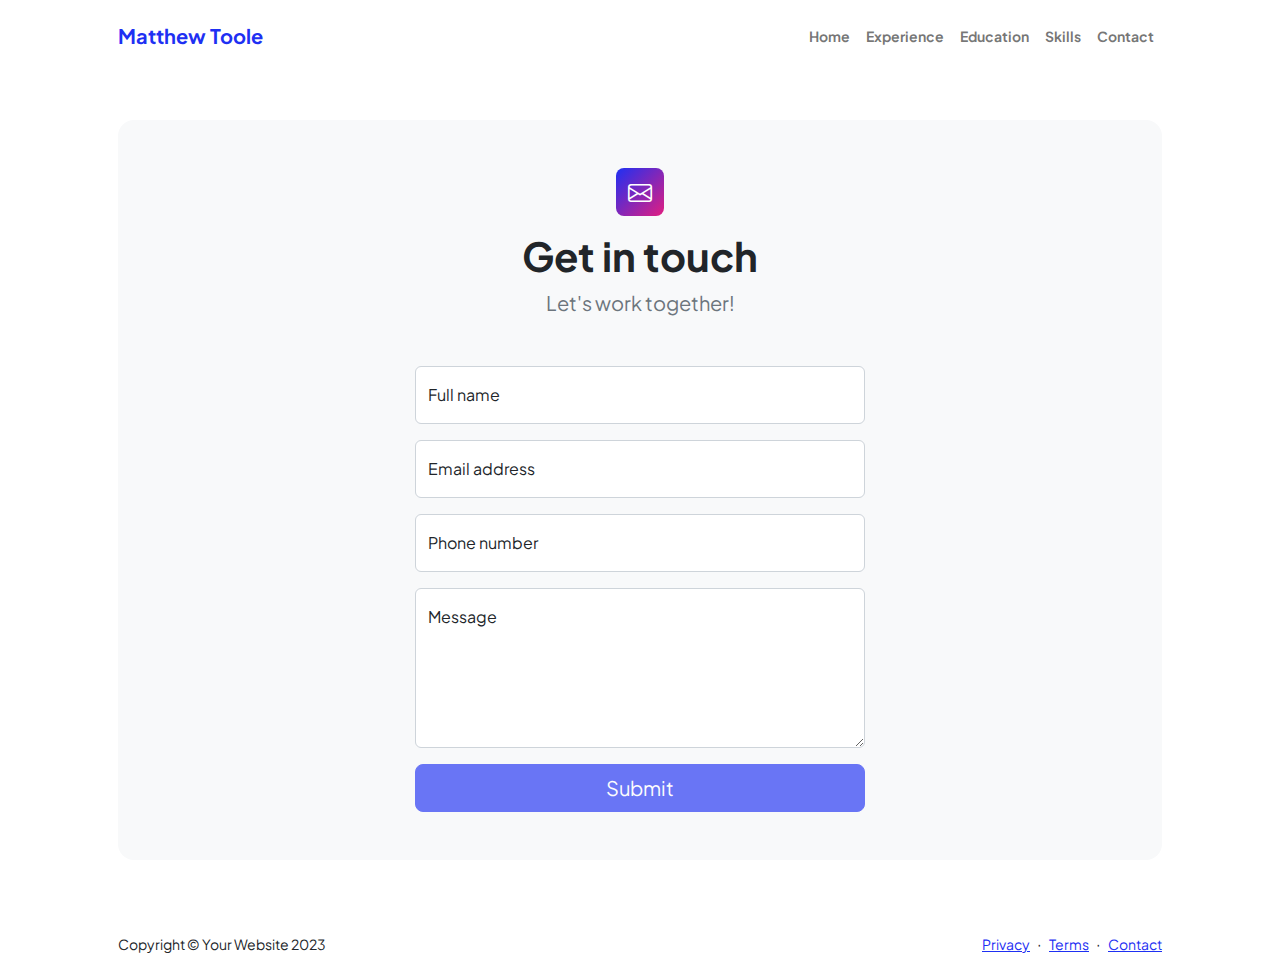
<file: contact.html>
<!DOCTYPE html>
<html lang="en">
    <head>
        <meta charset="utf-8" />
        <meta name="viewport" content="width=device-width, initial-scale=1, shrink-to-fit=no" />
        <meta name="description" content />
        <meta name="author" content />
        <title>Modern Business - Start Bootstrap Template</title>
        <!-- Favicon-->
        <link rel="icon" type="image/x-icon" href="assets/favicon.ico" />
        <!-- Custom Google font-->
        <link rel="preconnect" href="https://fonts.googleapis.com" />
        <link rel="preconnect" href="https://fonts.gstatic.com" crossorigin />
        <link href="https://fonts.googleapis.com/css2?family=Plus+Jakarta+Sans:wght@100;200;300;400;500;600;700;800;900&amp;display=swap" rel="stylesheet" />
        <!-- Bootstrap icons-->
        <link href="https://cdn.jsdelivr.net/npm/bootstrap-icons@1.8.1/font/bootstrap-icons.css" rel="stylesheet" />
        <!-- Core theme CSS (includes Bootstrap)-->
        <link href="css/styles.css" rel="stylesheet" />
    </head>
    <body class="d-flex flex-column">
        <main class="flex-shrink-0">
            <!-- Navigation-->
            <nav class="navbar navbar-expand-lg navbar-light bg-white py-3">
                <div class="container px-5">
                    <a class="navbar-brand" href="index.html"><span class="fw-bolder text-primary">Matthew Toole</span></a>
                    <button class="navbar-toggler" type="button" data-bs-toggle="collapse" data-bs-target="#navbarSupportedContent" aria-controls="navbarSupportedContent" aria-expanded="false" aria-label="Toggle navigation"><span class="navbar-toggler-icon"></span></button>
                    <div class="collapse navbar-collapse" id="navbarSupportedContent">
                        <ul class="navbar-nav ms-auto mb-2 mb-lg-0 small fw-bolder">
                            <li class="nav-item"><a class="nav-link" href="index.html">Home</a></li>
                            <li class="nav-item"><a class="nav-link" href="experience.html">Experience</a></li>
                            <li class="nav-item"><a class="nav-link" href="education.html">Education</a></li>
                            <li class="nav-item"><a class="nav-link" href="skills.html">Skills</a></li>
                            <li class="nav-item"><a class="nav-link" href="contact.html">Contact</a></li>                        </ul>
                        </ul>
                    </div>
                </div>
            </nav>
            <!-- Page Content-->
            <section class="py-5">
                <div class="container px-5">
                    <!-- Contact form-->
                    <div class="bg-light rounded-4 py-5 px-4 px-md-5">
                        <div class="text-center mb-5">
                            <div class="feature bg-primary bg-gradient-primary-to-secondary text-white rounded-3 mb-3"><i class="bi bi-envelope"></i></div>
                            <h1 class="fw-bolder">Get in touch</h1>
                            <p class="lead fw-normal text-muted mb-0">Let's work together!</p>
                        </div>
                        <div class="row gx-5 justify-content-center">
                            <div class="col-lg-8 col-xl-6">
                                <!-- * * * * * * * * * * * * * * *-->
                                <!-- * * SB Forms Contact Form * *-->
                                <!-- * * * * * * * * * * * * * * *-->
                                <!-- This form is pre-integrated with SB Forms.-->
                                <!-- To make this form functional, sign up at-->
                                <!-- https://startbootstrap.com/solution/contact-forms-->
                                <!-- to get an API token!-->
                                <form id="contactForm" data-sb-form-api-token="API_TOKEN">
                                    <!-- Name input-->
                                    <div class="form-floating mb-3">
                                        <input class="form-control" id="name" type="text" placeholder="Enter your name..." data-sb-validations="required" />
                                        <label for="name">Full name</label>
                                        <div class="invalid-feedback" data-sb-feedback="name:required">A name is required.</div>
                                    </div>
                                    <!-- Email address input-->
                                    <div class="form-floating mb-3">
                                        <input class="form-control" id="email" type="email" placeholder="name@example.com" data-sb-validations="required,email" />
                                        <label for="email">Email address</label>
                                        <div class="invalid-feedback" data-sb-feedback="email:required">An email is required.</div>
                                        <div class="invalid-feedback" data-sb-feedback="email:email">Email is not valid.</div>
                                    </div>
                                    <!-- Phone number input-->
                                    <div class="form-floating mb-3">
                                        <input class="form-control" id="phone" type="tel" placeholder="(123) 456-7890" data-sb-validations="required" />
                                        <label for="phone">Phone number</label>
                                        <div class="invalid-feedback" data-sb-feedback="phone:required">A phone number is required.</div>
                                    </div>
                                    <!-- Message input-->
                                    <div class="form-floating mb-3">
                                        <textarea class="form-control" id="message" type="text" placeholder="Enter your message here..." style="height: 10rem" data-sb-validations="required"></textarea>
                                        <label for="message">Message</label>
                                        <div class="invalid-feedback" data-sb-feedback="message:required">A message is required.</div>
                                    </div>
                                    <!-- Submit success message-->
                                    <!---->
                                    <!-- This is what your users will see when the form-->
                                    <!-- has successfully submitted-->
                                    <div class="d-none" id="submitSuccessMessage">
                                        <div class="text-center mb-3">
                                            <div class="fw-bolder">Form submission successful!</div>
                                            To activate this form, sign up at
                                            <br />
                                            <a href="https://startbootstrap.com/solution/contact-forms">https://startbootstrap.com/solution/contact-forms</a>
                                        </div>
                                    </div>
                                    <!-- Submit error message-->
                                    <!---->
                                    <!-- This is what your users will see when there is-->
                                    <!-- an error submitting the form-->
                                    <div class="d-none" id="submitErrorMessage"><div class="text-center text-danger mb-3">Error sending message!</div></div>
                                    <!-- Submit Button-->
                                    <div class="d-grid"><button class="btn btn-primary btn-lg disabled" id="submitButton" type="submit">Submit</button></div>
                                </form>
                            </div>
                        </div>
                    </div>
                </div>
            </section>
        </main>
        <!-- Footer-->
        <footer class="bg-white py-4 mt-auto">
            <div class="container px-5">
                <div class="row align-items-center justify-content-between flex-column flex-sm-row">
                    <div class="col-auto"><div class="small m-0">Copyright &copy; Your Website 2023</div></div>
                    <div class="col-auto">
                        <a class="small" href="#!">Privacy</a>
                        <span class="mx-1">&middot;</span>
                        <a class="small" href="#!">Terms</a>
                        <span class="mx-1">&middot;</span>
                        <a class="small" href="#!">Contact</a>
                    </div>
                </div>
            </div>
        </footer>
        <!-- Bootstrap core JS-->
        <script src="https://cdn.jsdelivr.net/npm/bootstrap@5.2.3/dist/js/bootstrap.bundle.min.js"></script>
        <!-- Core theme JS-->
        <script src="js/scripts.js"></script>
        <!-- * * * * * * * * * * * * * * * * * * * * * * * * * * * * * * * * * * * * * * * *-->
        <!-- * *                               SB Forms JS                               * *-->
        <!-- * * Activate your form at https://startbootstrap.com/solution/contact-forms * *-->
        <!-- * * * * * * * * * * * * * * * * * * * * * * * * * * * * * * * * * * * * * * * *-->
        <script src="https://cdn.startbootstrap.com/sb-forms-latest.js"></script>
    </body>
</html>
</file>
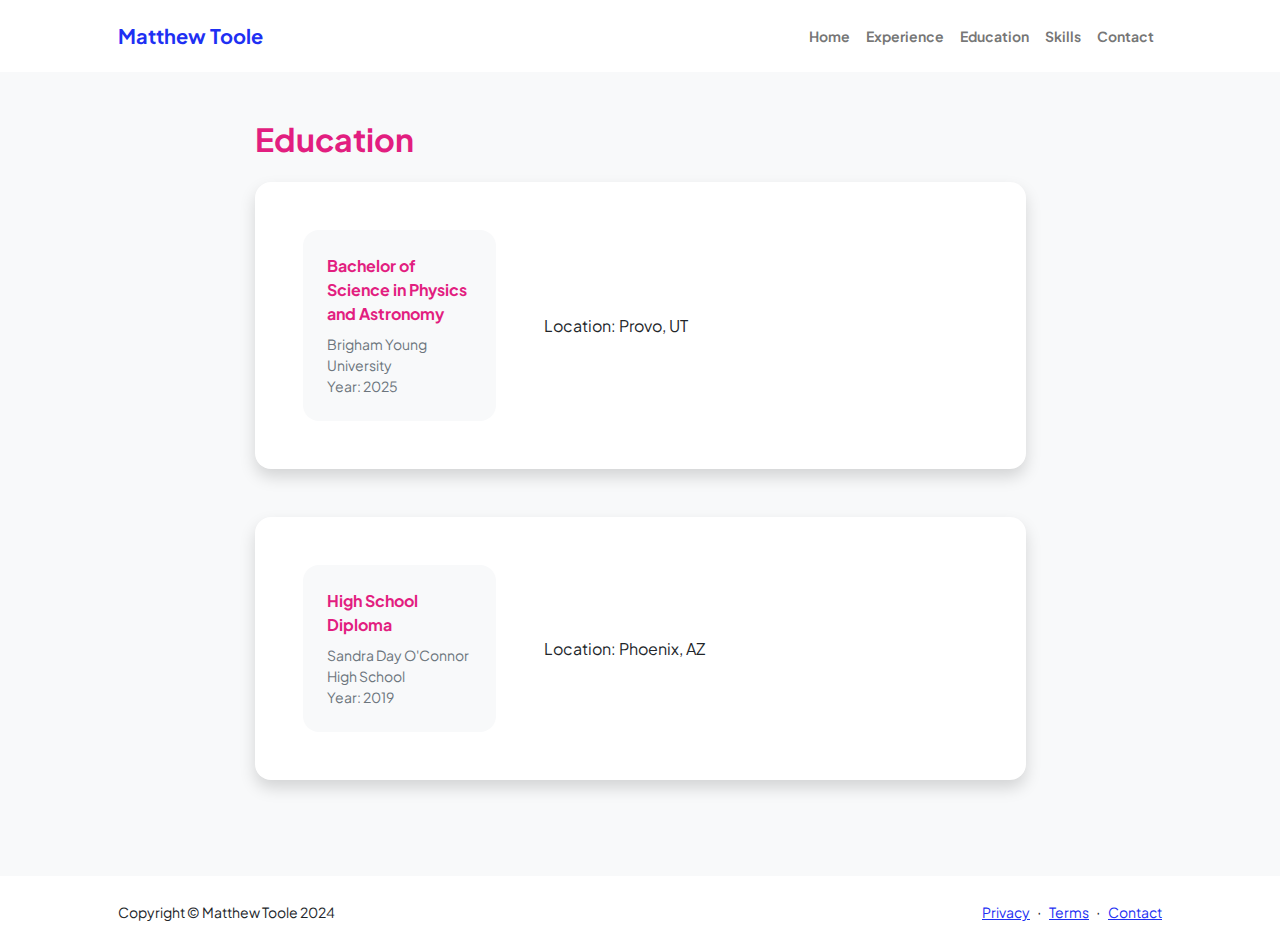
<file: education.html>
<!DOCTYPE html>
<html lang="en">
    <head>
        <meta charset="utf-8" />
        <meta name="viewport" content="width=device-width, initial-scale=1, shrink-to-fit=no" />
        <meta name="description" content="" />
        <meta name="author" content="" />
        <title>My Resume</title>
        <!-- Favicon-->
        <link rel="icon" type="image/x-icon" href="assets/favicon.ico" />
        <!-- Custom Google font-->
        <link rel="preconnect" href="https://fonts.googleapis.com" />
        <link rel="preconnect" href="https://fonts.gstatic.com" crossorigin />
        <link href="https://fonts.googleapis.com/css2?family=Plus+Jakarta+Sans:wght@100;200;300;400;500;600;700;800;900&amp;display=swap" rel="stylesheet" />
        <!-- Bootstrap icons-->
        <link href="https://cdn.jsdelivr.net/npm/bootstrap-icons@1.8.1/font/bootstrap-icons.css" rel="stylesheet" />
        <!-- Core theme CSS (includes Bootstrap)-->
        <link href="css/styles.css" rel="stylesheet" />
    </head>
    <body class="d-flex flex-column h-100 bg-light">
        <main class="flex-shrink-0">
            <!-- Navigation-->
            <nav class="navbar navbar-expand-lg navbar-light bg-white py-3">
                <div class="container px-5">
                    <a class="navbar-brand" href="index.html"><span class="fw-bolder text-primary">Matthew Toole</span></a>
                    <button class="navbar-toggler" type="button" data-bs-toggle="collapse" data-bs-target="#navbarSupportedContent" aria-controls="navbarSupportedContent" aria-expanded="false" aria-label="Toggle navigation"><span class="navbar-toggler-icon"></span></button>
                    <div class="collapse navbar-collapse" id="navbarSupportedContent">
                        <ul class="navbar-nav ms-auto mb-2 mb-lg-0 small fw-bolder">
                            <li class="nav-item"><a class="nav-link" href="index.html">Home</a></li>
                            <li class="nav-item"><a class="nav-link" href="experience.html">Experience</a></li>
                            <li class="nav-item"><a class="nav-link" href="education.html">Education</a></li>
                            <li class="nav-item"><a class="nav-link" href="skills.html">Skills</a></li>
                            <li class="nav-item"><a class="nav-link" href="contact.html">Contact</a></li>                        </ul>
                        </ul>
                    </div>
                </div>
            </nav>
            <!-- Page Content-->
            <div class="container px-5 my-5">
                <div class="row gx-5 justify-content-center">
                    <div class="col-lg-11 col-xl-9 col-xxl-8">
                        <!-- Education Section-->
                        <section>
                            <h2 class="text-secondary fw-bolder mb-4">Education</h2>
                            <!-- Education Card 1-->
                            <div class="card shadow border-0 rounded-4 mb-5">
                                <div class="card-body p-5">
                                    <div class="row align-items-center gx-5">
                                        <div class="col text-center text-lg-start mb-4 mb-lg-0">
                                            <div class="bg-light p-4 rounded-4">
                                                <div class="text-secondary fw-bolder mb-2">Bachelor of Science in Physics and Astronomy</div>
                                                <div class="small text-muted">Brigham Young University</div>
                                                <div class="small text-muted">Year: 2025</div>
                                            </div>
                                        </div>
                                        <div class="col-lg-8"><div>Location: Provo, UT</div></div>
                                    </div>
                                </div>
                            </div>
                            <!-- Education Card 2-->
                            <div class="card shadow border-0 rounded-4 mb-5">
                                <div class="card-body p-5">
                                    <div class="row align-items-center gx-5">
                                        <div class="col text-center text-lg-start mb-4 mb-lg-0">
                                            <div class="bg-light p-4 rounded-4">
                                                <div class="text-secondary fw-bolder mb-2">High School Diploma</div>
                                                <div class="small text-muted">Sandra Day O'Connor High School</div>
                                                <div class="small text-muted">Year: 2019</div>
                                            </div>
                                        </div>
                                        <div class="col-lg-8"><div>Location: Phoenix, AZ</div></div>
                                    </div>
                                </div>
                            </div>
                        </section>
                    </div>
                </div>
            </div>
        </main>
        <!-- Footer-->
        <footer class="bg-white py-4 mt-auto">
            <div class="container px-5">
                <div class="row align-items-center justify-content-between flex-column flex-sm-row">
                    <div class="col-auto"><div class="small m-0">Copyright &copy; Matthew Toole 2024</div></div>
                    <div class="col-auto">
                        <a class="small" href="#!">Privacy</a>
                        <span class="mx-1">&middot;</span>
                        <a class="small" href="#!">Terms</a>
                        <span class="mx-1">&middot;</span>
                        <a class="small" href="#!">Contact</a>
                    </div>
                </div>
            </div>
        </footer>
        <!-- Bootstrap core JS-->
        <script src="https://cdn.jsdelivr.net/npm/bootstrap@5.2.3/dist/js/bootstrap.bundle.min.js"></script>
        <!-- Core theme JS-->
        <script src="js/scripts.js"></script>
    </body>
</html>
</file>
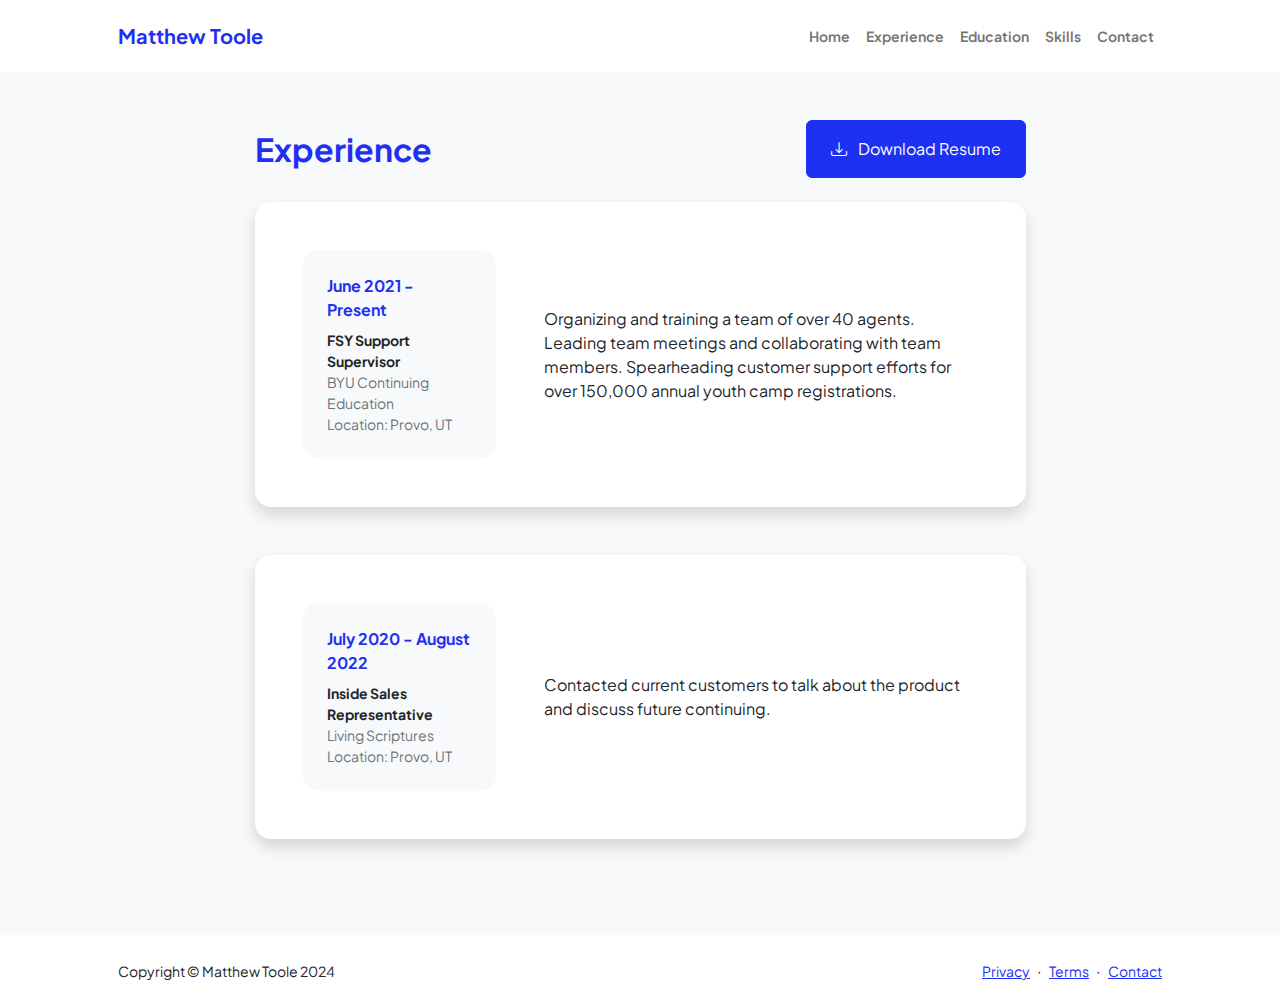
<file: experience.html>
<!DOCTYPE html>
<html lang="en">
    <head>
        <meta charset="utf-8" />
        <meta name="viewport" content="width=device-width, initial-scale=1, shrink-to-fit=no" />
        <meta name="description" content="" />
        <meta name="author" content="" />
        <title>My Resume</title>
        <!-- Favicon-->
        <link rel="icon" type="image/x-icon" href="assets/favicon.ico" />
        <!-- Custom Google font-->
        <link rel="preconnect" href="https://fonts.googleapis.com" />
        <link rel="preconnect" href="https://fonts.gstatic.com" crossorigin />
        <link href="https://fonts.googleapis.com/css2?family=Plus+Jakarta+Sans:wght@100;200;300;400;500;600;700;800;900&amp;display=swap" rel="stylesheet" />
        <!-- Bootstrap icons-->
        <link href="https://cdn.jsdelivr.net/npm/bootstrap-icons@1.8.1/font/bootstrap-icons.css" rel="stylesheet" />
        <!-- Core theme CSS (includes Bootstrap)-->
        <link href="css/styles.css" rel="stylesheet" />
    </head>
    <body class="d-flex flex-column h-100 bg-light">
        <main class="flex-shrink-0">
            <!-- Navigation-->
            <nav class="navbar navbar-expand-lg navbar-light bg-white py-3">
                <div class="container px-5">
                    <a class="navbar-brand" href="index.html"><span class="fw-bolder text-primary">Matthew Toole</span></a>
                    <button class="navbar-toggler" type="button" data-bs-toggle="collapse" data-bs-target="#navbarSupportedContent" aria-controls="navbarSupportedContent" aria-expanded="false" aria-label="Toggle navigation"><span class="navbar-toggler-icon"></span></button>
                    <div class="collapse navbar-collapse" id="navbarSupportedContent">
                        <ul class="navbar-nav ms-auto mb-2 mb-lg-0 small fw-bolder">
                            <li class="nav-item"><a class="nav-link" href="index.html">Home</a></li>
                            <li class="nav-item"><a class="nav-link" href="experience.html">Experience</a></li>
                            <li class="nav-item"><a class="nav-link" href="education.html">Education</a></li>
                            <li class="nav-item"><a class="nav-link" href="skills.html">Skills</a></li>
                            <li class="nav-item"><a class="nav-link" href="contact.html">Contact</a></li>                        </ul>
                        </ul>
                    </div>
                </div>
            </nav>
            <!-- Page Content-->
            <div class="container px-5 my-5">
                <div class="row gx-5 justify-content-center">
                    <div class="col-lg-11 col-xl-9 col-xxl-8">
                        <!-- Experience Section-->
                        <section>
                            <div class="d-flex align-items-center justify-content-between mb-4">
                                <h2 class="text-primary fw-bolder mb-0">Experience</h2>
                                <!-- Download resume button-->
                                <!-- Note: Set the link href target to a PDF file within your project-->
                                <a class="btn btn-primary px-4 py-3" href="#!">
                                    <div class="d-inline-block bi bi-download me-2"></div>
                                    Download Resume
                                </a>
                            </div>
                            <!-- Experience Card 1-->
                            <div class="card shadow border-0 rounded-4 mb-5">
                                <div class="card-body p-5">
                                    <div class="row align-items-center gx-5">
                                        <div class="col text-center text-lg-start mb-4 mb-lg-0">
                                            <div class="bg-light p-4 rounded-4">
                                                <div class="text-primary fw-bolder mb-2">June 2021 - Present</div>
                                                <div class="small fw-bolder">FSY Support Supervisor</div>
                                                <div class="small text-muted">BYU Continuing Education</div>
                                                <div class="small text-muted">Location: Provo, UT</div>
                                            </div>
                                        </div>
                                        <div class="col-lg-8"><div>Organizing and training a team of over 40 agents. Leading team meetings and collaborating with team members. Spearheading customer support efforts for over 150,000 annual youth camp registrations.</div></div>
                                    </div>
                                </div>
                            </div>
                            <!-- Experience Card 2-->
                            <div class="card shadow border-0 rounded-4 mb-5">
                                <div class="card-body p-5">
                                    <div class="row align-items-center gx-5">
                                        <div class="col text-center text-lg-start mb-4 mb-lg-0">
                                            <div class="bg-light p-4 rounded-4">
                                                <div class="text-primary fw-bolder mb-2">July 2020 - August 2022</div>
                                                <div class="small fw-bolder">Inside Sales Representative</div>
                                                <div class="small text-muted">Living Scriptures</div>
                                                <div class="small text-muted">Location: Provo, UT</div>
                                            </div>
                                        </div>
                                        <div class="col-lg-8"><div>Contacted current customers to talk about the product and discuss future continuing.</div></div>
                                    </div>
                                </div>
                            </div>
                        </section>
                    </div>
                </div>
            </div>
        </main>
        <!-- Footer-->
        <footer class="bg-white py-4 mt-auto">
            <div class="container px-5">
                <div class="row align-items-center justify-content-between flex-column flex-sm-row">
                    <div class="col-auto"><div class="small m-0">Copyright &copy; Matthew Toole 2024</div></div>
                    <div class="col-auto">
                        <a class="small" href="#!">Privacy</a>
                        <span class="mx-1">&middot;</span>
                        <a class="small" href="#!">Terms</a>
                        <span class="mx-1">&middot;</span>
                        <a class="small" href="#!">Contact</a>
                    </div>
                </div>
            </div>
        </footer>
        <!-- Bootstrap core JS-->
        <script src="https://cdn.jsdelivr.net/npm/bootstrap@5.2.3/dist/js/bootstrap.bundle.min.js"></script>
        <!-- Core theme JS-->
        <script src="js/scripts.js"></script>
    </body>
</html>
</file>
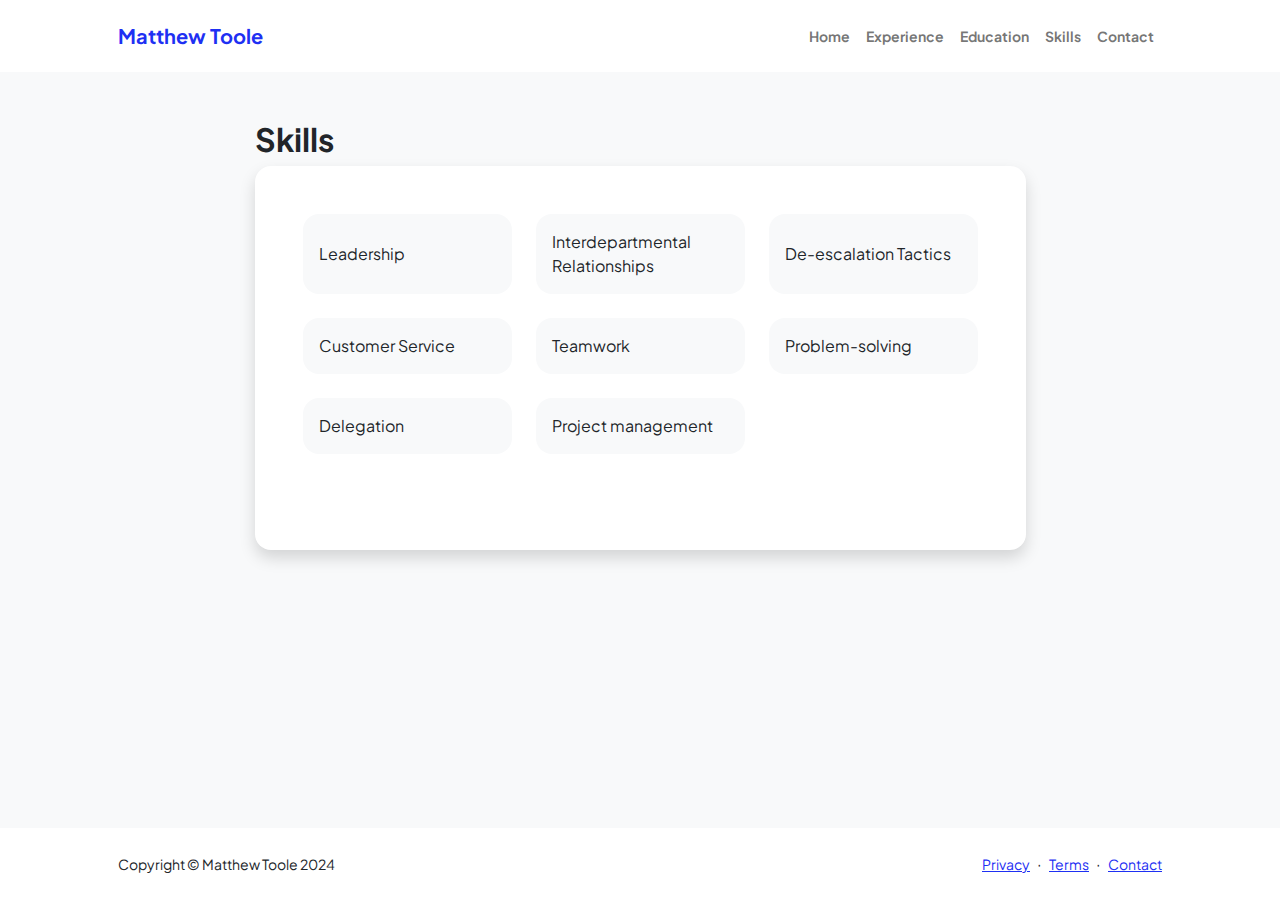
<file: skills.html>
<!DOCTYPE html>
<html lang="en">
    <head>
        <meta charset="utf-8" />
        <meta name="viewport" content="width=device-width, initial-scale=1, shrink-to-fit=no" />
        <meta name="description" content="" />
        <meta name="author" content="" />
        <title>My Resume</title>
        <!-- Favicon-->
        <link rel="icon" type="image/x-icon" href="assets/favicon.ico" />
        <!-- Custom Google font-->
        <link rel="preconnect" href="https://fonts.googleapis.com" />
        <link rel="preconnect" href="https://fonts.gstatic.com" crossorigin />
        <link href="https://fonts.googleapis.com/css2?family=Plus+Jakarta+Sans:wght@100;200;300;400;500;600;700;800;900&amp;display=swap" rel="stylesheet" />
        <!-- Bootstrap icons-->
        <link href="https://cdn.jsdelivr.net/npm/bootstrap-icons@1.8.1/font/bootstrap-icons.css" rel="stylesheet" />
        <!-- Core theme CSS (includes Bootstrap)-->
        <link href="css/styles.css" rel="stylesheet" />
    </head>
    <body class="d-flex flex-column h-100 bg-light">
        <main class="flex-shrink-0">
            <!-- Navigation-->
            <nav class="navbar navbar-expand-lg navbar-light bg-white py-3">
                <div class="container px-5">
                    <a class="navbar-brand" href="index.html"><span class="fw-bolder text-primary">Matthew Toole</span></a>
                    <button class="navbar-toggler" type="button" data-bs-toggle="collapse" data-bs-target="#navbarSupportedContent" aria-controls="navbarSupportedContent" aria-expanded="false" aria-label="Toggle navigation"><span class="navbar-toggler-icon"></span></button>
                    <div class="collapse navbar-collapse" id="navbarSupportedContent">
                        <ul class="navbar-nav ms-auto mb-2 mb-lg-0 small fw-bolder">
                            <li class="nav-item"><a class="nav-link" href="index.html">Home</a></li>
                            <li class="nav-item"><a class="nav-link" href="experience.html">Experience</a></li>
                            <li class="nav-item"><a class="nav-link" href="education.html">Education</a></li>
                            <li class="nav-item"><a class="nav-link" href="skills.html">Skills</a></li>
                            <li class="nav-item"><a class="nav-link" href="contact.html">Contact</a></li>                        </ul>
                        </ul>
                    </div>
                </div>
            </nav>
            <!-- Page Content-->
            <div class="container px-5 my-5">
                <div class="row gx-5 justify-content-center">
                    <div class="col-lg-11 col-xl-9 col-xxl-8">
                        <!-- Skills Section-->
                        <section>
                            <h2 class="text-dark fw-bolder mb-2">Skills</h2>
                            <!-- Skillset Card-->
                            <div class="card shadow border-0 rounded-4 mb-5">
                                <div class="card-body p-5">
                                    <!-- Professional skills list-->
                                    <div class="mb-5">
                                            <div class="row row-cols-1 row-cols-md-3 mb-4">
                                            <div class="col mb-4 mb-md-0"><div class="d-flex align-items-center bg-light rounded-4 p-3 h-100">Leadership</div></div>
                                            <div class="col mb-4 mb-md-0"><div class="d-flex align-items-center bg-light rounded-4 p-3 h-100">Interdepartmental Relationships</div></div>
                                            <div class="col"><div class="d-flex align-items-center bg-light rounded-4 p-3 h-100">De-escalation Tactics</div></div>
                                        </div>
                                        <div class="row row-cols-1 row-cols-md-3 mb-4">
                                            <div class="col mb-4 mb-md-0"><div class="d-flex align-items-center bg-light rounded-4 p-3 h-100">Customer Service</div></div>
                                            <div class="col mb-4 mb-md-0"><div class="d-flex align-items-center bg-light rounded-4 p-3 h-100">Teamwork</div></div>
                                            <div class="col"><div class="d-flex align-items-center bg-light rounded-4 p-3 h-100">Problem-solving</div></div>
                                        </div>
                                        <div class="row row-cols-1 row-cols-md-3">
                                            <div class="col mb-4 mb-md-0"><div class="d-flex align-items-center bg-light rounded-4 p-3 h-100">Delegation</div></div>
                                            <div class="col"><div class="d-flex align-items-center bg-light rounded-4 p-3 h-100">Project management</div></div>
                                        </div>
                                    </div>
                                </div>
                            </div>
                        </section>
                    </div>
                </div>
            </div>
        </main>
        <!-- Footer-->
        <footer class="bg-white py-4 mt-auto">
            <div class="container px-5">
                <div class="row align-items-center justify-content-between flex-column flex-sm-row">
                    <div class="col-auto"><div class="small m-0">Copyright &copy; Matthew Toole 2024</div></div>
                    <div class="col-auto">
                        <a class="small" href="#!">Privacy</a>
                        <span class="mx-1">&middot;</span>
                        <a class="small" href="#!">Terms</a>
                        <span class="mx-1">&middot;</span>
                        <a class="small" href="#!">Contact</a>
                    </div>
                </div>
            </div>
        </footer>
        <!-- Bootstrap core JS-->
        <script src="https://cdn.jsdelivr.net/npm/bootstrap@5.2.3/dist/js/bootstrap.bundle.min.js"></script>
        <!-- Core theme JS-->
        <script src="js/scripts.js"></script>
    </body>
</html>
</file>
